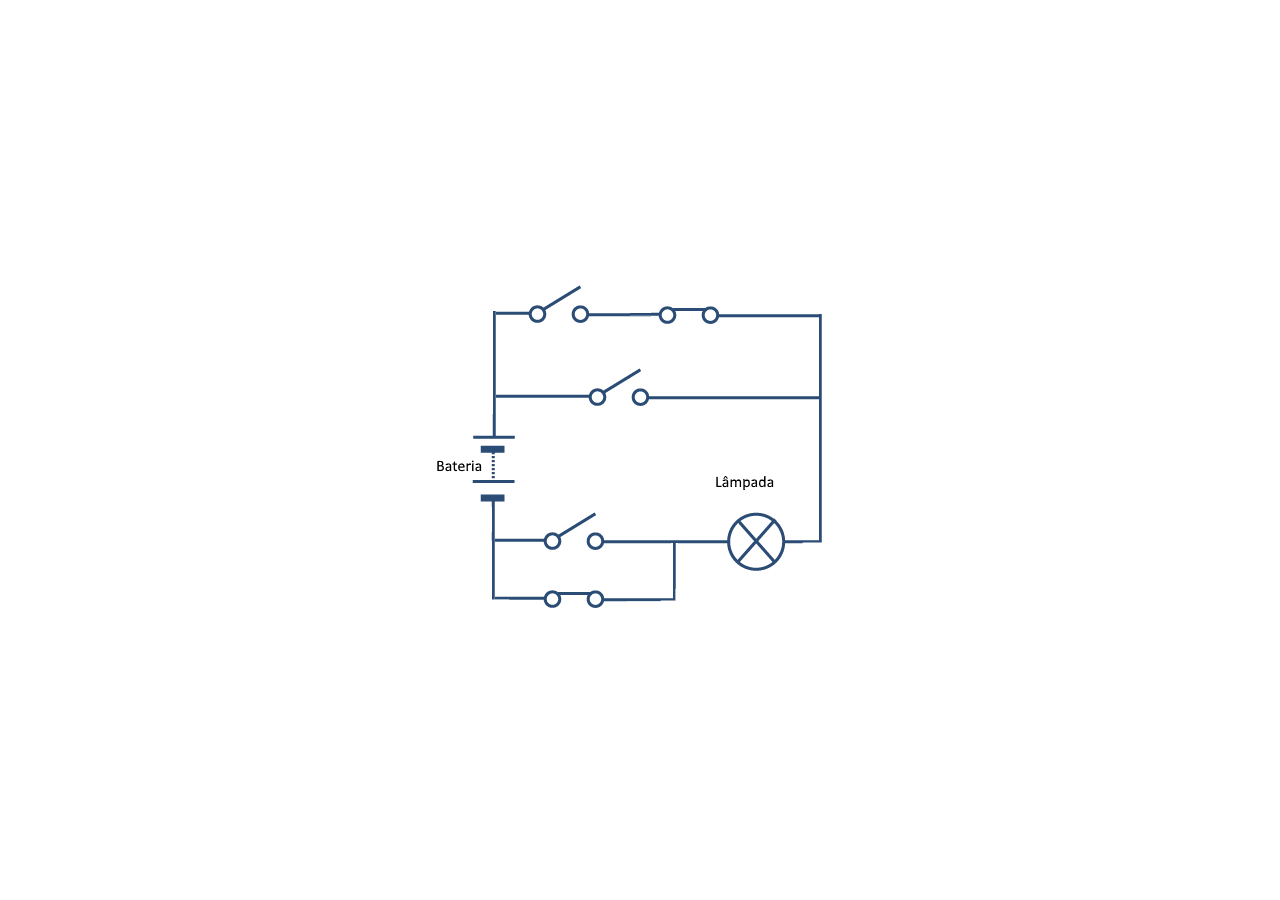
<file: Atividade_7 - José_Freitas/index.html>
﻿<html>
	<head>
		<meta charset="UTF-8">
		<meta name="viewport" content="width=device-width, initial-scale=1.0">
		<title>Circuito Elétrico</title>
		<link rel="stylesheet" type="text/css" href="circuito.css"></link>

		<script type="text/javascript" src="circuito.js"></script>

	</head>

	<body>

	<div id="circuito">
		<img src="circuito.png">
		<div class="interruptor" id="int1">
			<img id="interruptor1" src="interruptor_aberto.png">
		</div>
		<div class="interruptor" id="int2">
			<img id="interruptor2" src="interruptor_fechado.png">
		</div>
		<div class="interruptor" id="int3">
			<img id="interruptor3" src="interruptor_aberto.png">
		</div>
		<div class="interruptor" id="int4">
			<img id="interruptor4" src="interruptor_aberto.png">
		</div>
		<div class="interruptor" id="int5">
			<img id="interruptor5" src="interruptor_fechado.png">
		</div>
		<div class="lampada" id="lamp1">
			<img id="lampada" src="lampada_apagada.png">
		</div>
	</div>
	
	</body>
</html>
</file>
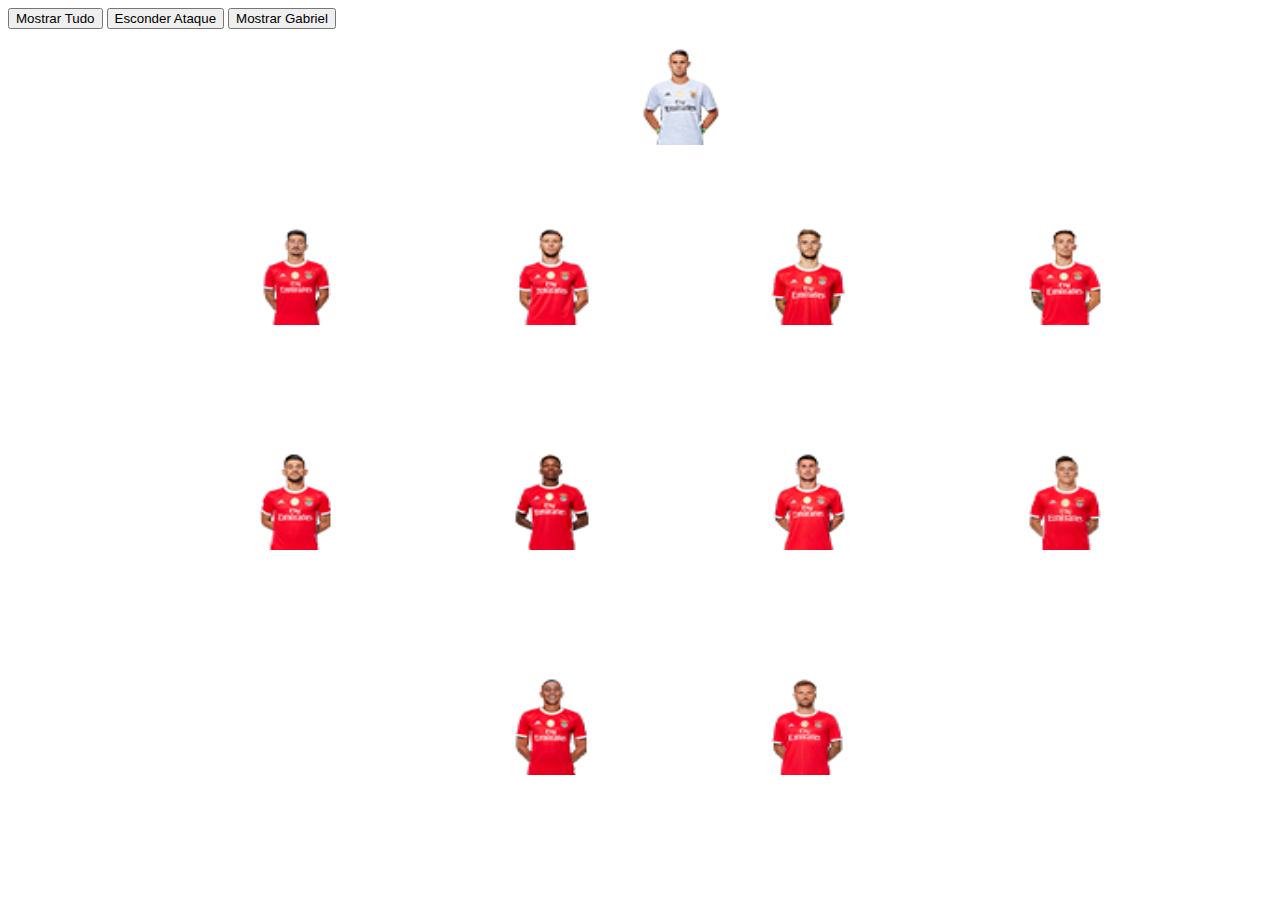
<file: Atividade_8 - José_Freitas/index.html>
<!DOCTYPE html>
<html>
  <head>
    <meta charset="UTF-8" />
    <meta name="viewport" content="width=device-width, initial-scale=1.0" />
    <title>Equipa</title>

    <script type="text/javascript" src="jquery-3.4.1.min.js"></script>
    <script type="text/javascript" src="script.js"></script>

    <link rel="stylesheet" type="text/css" href="style.css" />
  </head>
  <body class="bd">
    <button id="mostrar_tudo">Mostrar Tudo</button>
    <button id="esconde_ataque">Esconder Ataque</button>

    <!-- Este será o único elemento HTML que poderá alterar, 
			 substituindo XPTO pelo nome do jogador pretendido -->
    <button id="mostra_xpto">Mostrar Gabriel</button>

    <div id="guarda_redes"><img src="img/99-Odysseas.png" /></div>
    <div id="defesa1"><img src="img/34-Andre-Almeida.png" /></div>
    <div id="defesa2"><img src="img/6-Ruben-Dias.png" /></div>
    <div id="defesa3"><img src="img/97-Ferro.png" /></div>
    <div id="defesa4"><img src="img/3-Grimaldo.png" /></div>

    <div id="medio1"><img src="img/21-Pizzi.png" /></div>
    <div id="medio2"><img src="img/61-Florentino-Luis.png" /></div>
    <div id="medio3"><img src="img/8-Gabriel.png" /></div>
    <div id="medio4"><img src="img/11-Cervi.png" /></div>

    <div id="ataque1"><img class="ataque" src="img/0-Vinicius.png" /></div>
    <div id="ataque2"><img class="ataque" src="img/14-Haris-Seferovic.png" />
    </div>
  </body>
</html>
</file>
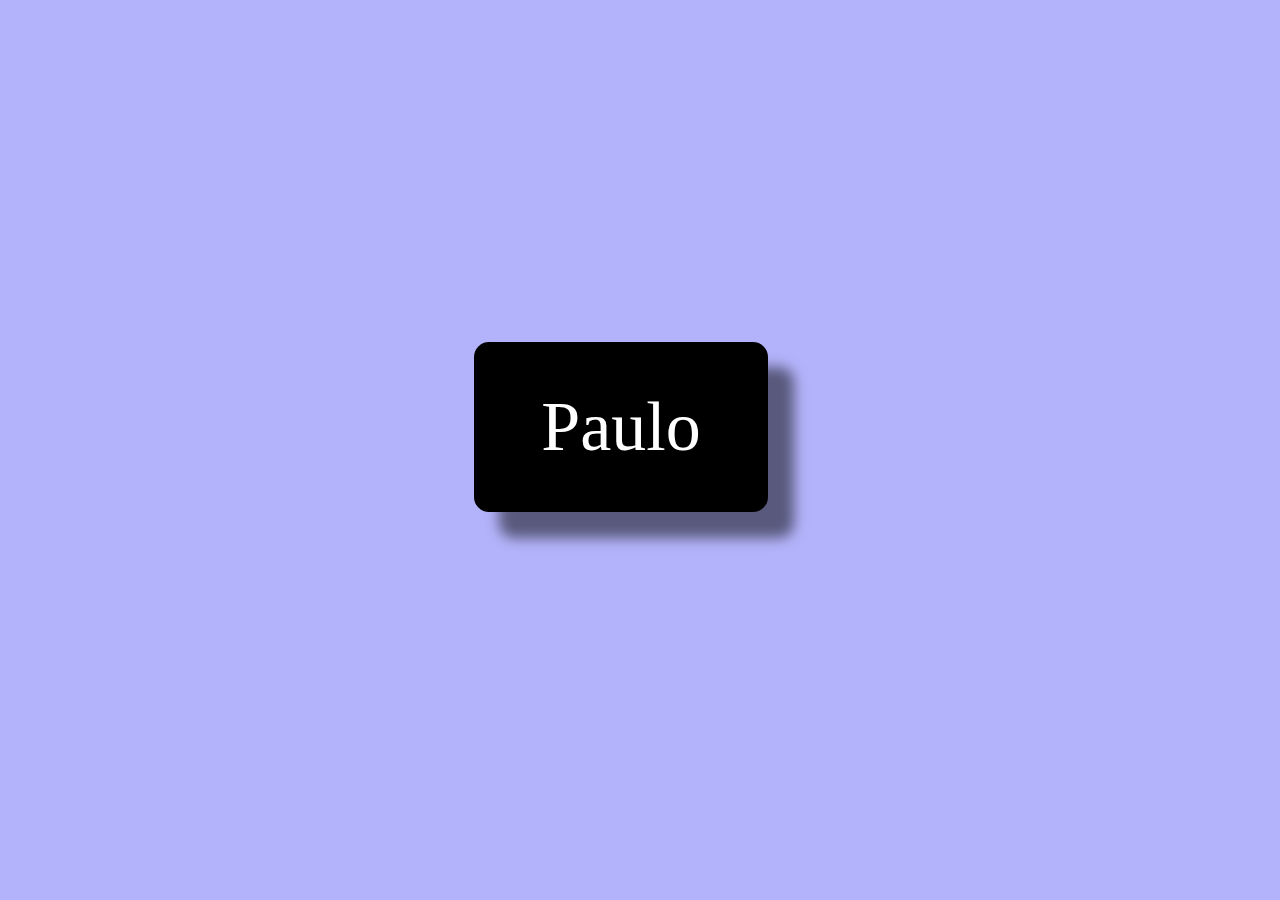
<file: Atividade_5 - José_Freitas/Ex_2/indice.html>
<!DOCTYPE html>

<html lang="pt">

<head>

    <meta charset="UTF-8">
    <meta http-equiv="X-UA-Compatible" content="IE=edge">
    <meta name="viewport" content="width=device-width, initial-scale=1.0">

    <script src="script.js"></script>

    <title>Exercio 1</title>

</head>
<body style=" background-color:rgb(179, 179, 251)">


    <div style="background-color:black; color:white;font-size:70px; padding:45px; width:16%; border-radius:15px; position:absolute; top:38%; left:37%; text-align:center; box-shadow: 2vw 2vw 1vw rgba(0, 0, 0, 0.5);">

        <script type="text/javascript">

            Mostrar_pessoas()//Chamada da funçao calcular em ficheiro externo.

        </script>
    </div>

</body>
</html>
</file>
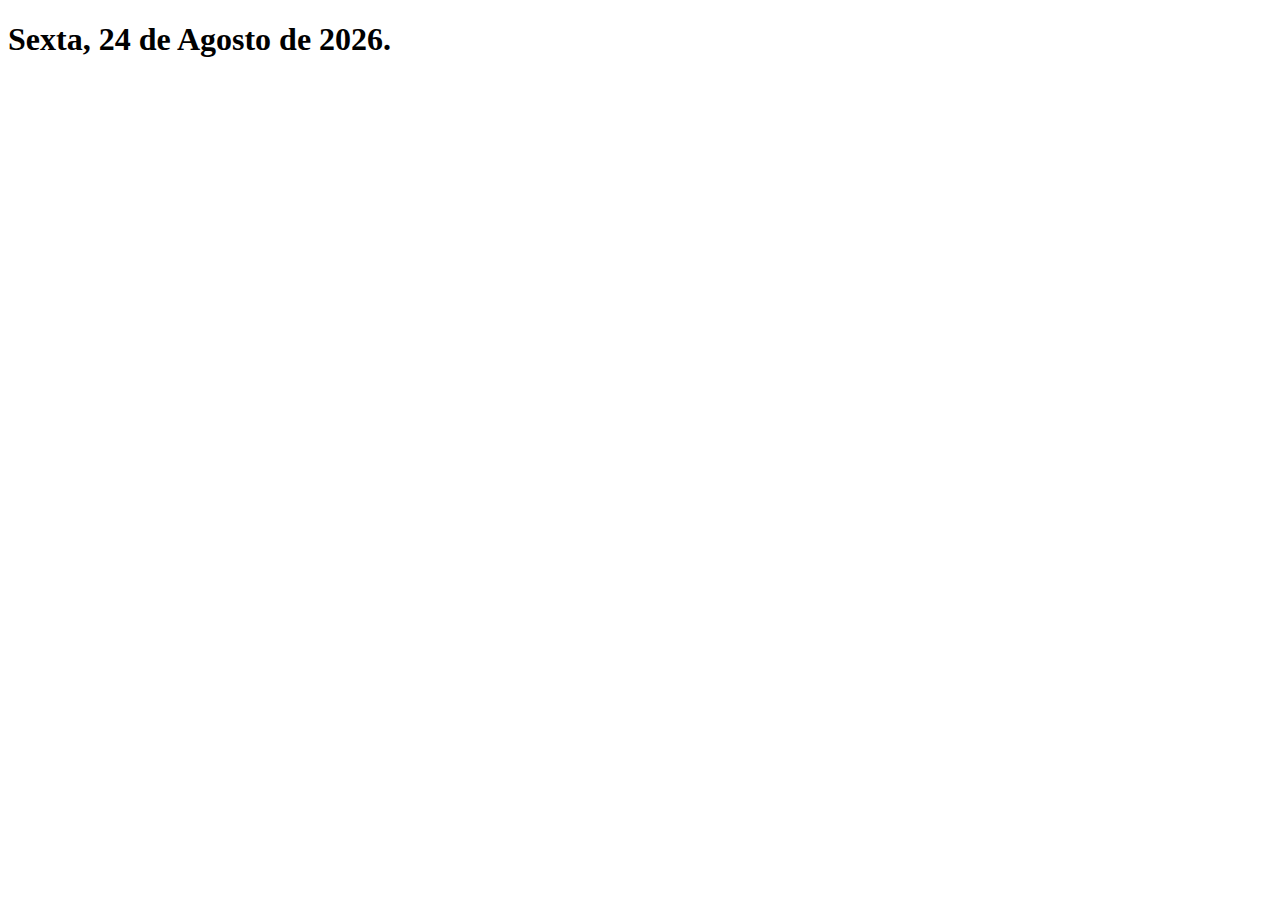
<file: Atividade_5 - José_Freitas/Ex_3/indice.html>
<!DOCTYPE html>

<html lang="pt">

<head>

    <meta charset="UTF-8">
    <meta http-equiv="X-UA-Compatible" content="IE=edge">
    <meta name="viewport" content="width=device-width, initial-scale=1.0">

    <script src="script.js"></script>

    <title>Exercio 3</title>

</head>
<body>

    <script type="text/javascript">

        data();//Chamada da funçao data em ficheiro externo.

    </script>
    
</body>
</html>
</file>
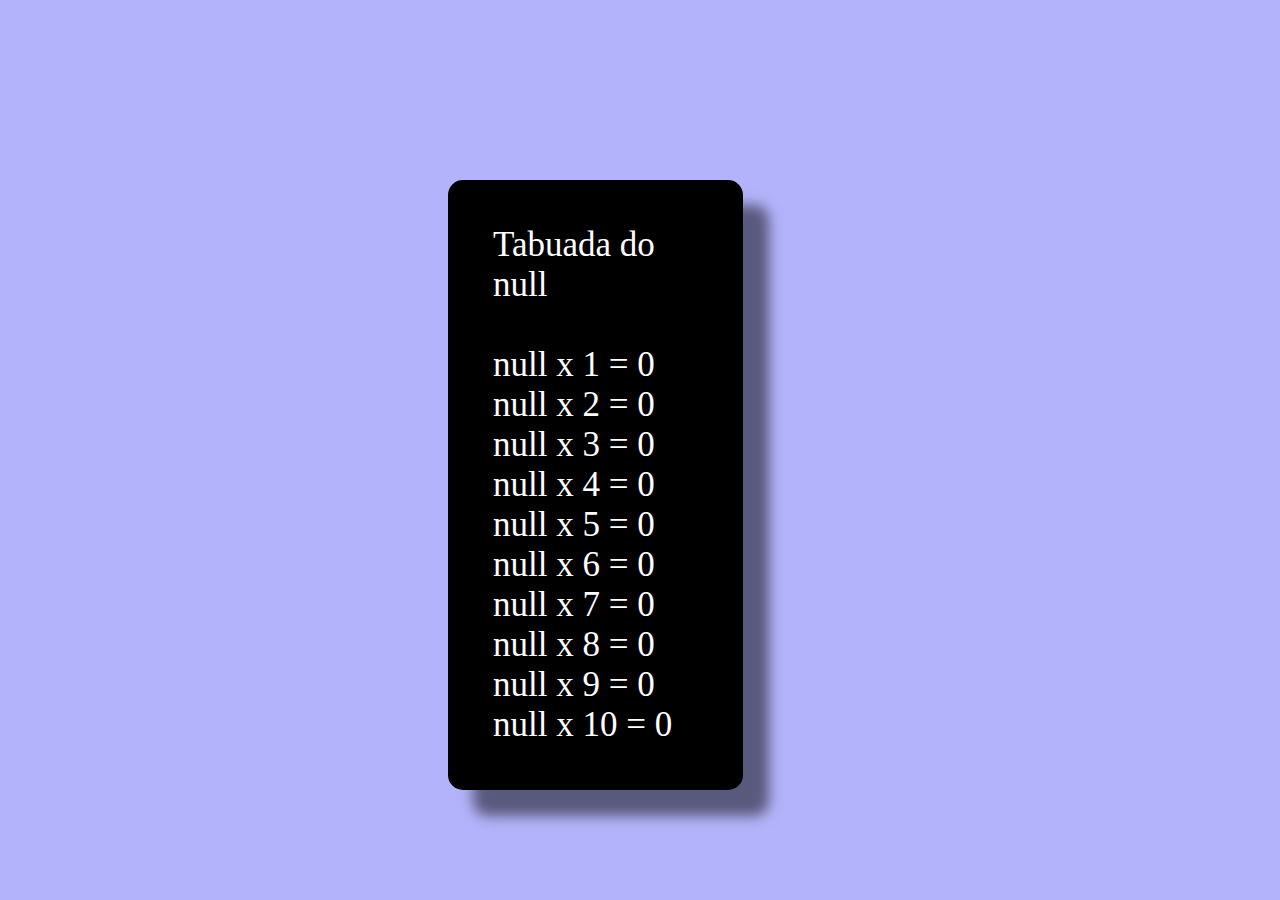
<file: Atividade_5 - José_Freitas/Ex_4/indice.html>
<!DOCTYPE html>

<html lang="pt">

<head>

    <meta charset="UTF-8">
    <meta http-equiv="X-UA-Compatible" content="IE=edge">
    <meta name="viewport" content="width=device-width, initial-scale=1.0">

    <script src="script.js"></script>

    <title>Exercicio 4</title>

</head>
<body style=" background-color:rgb(179, 179, 251)">

    <div style="background-color:black; color:white;font-size:35px; padding:45px; width:16%; border-radius:15px; position:absolute; top:20%; left:35%; box-shadow: 2vw 2vw 1vw rgba(0, 0, 0, 0.5); ">

        <script type="text/javascript" >

            tabuada()//Chamada da funçao tabuada em ficheiro externo.

        </script>
    
    </div>

</body>
</html>
</file>
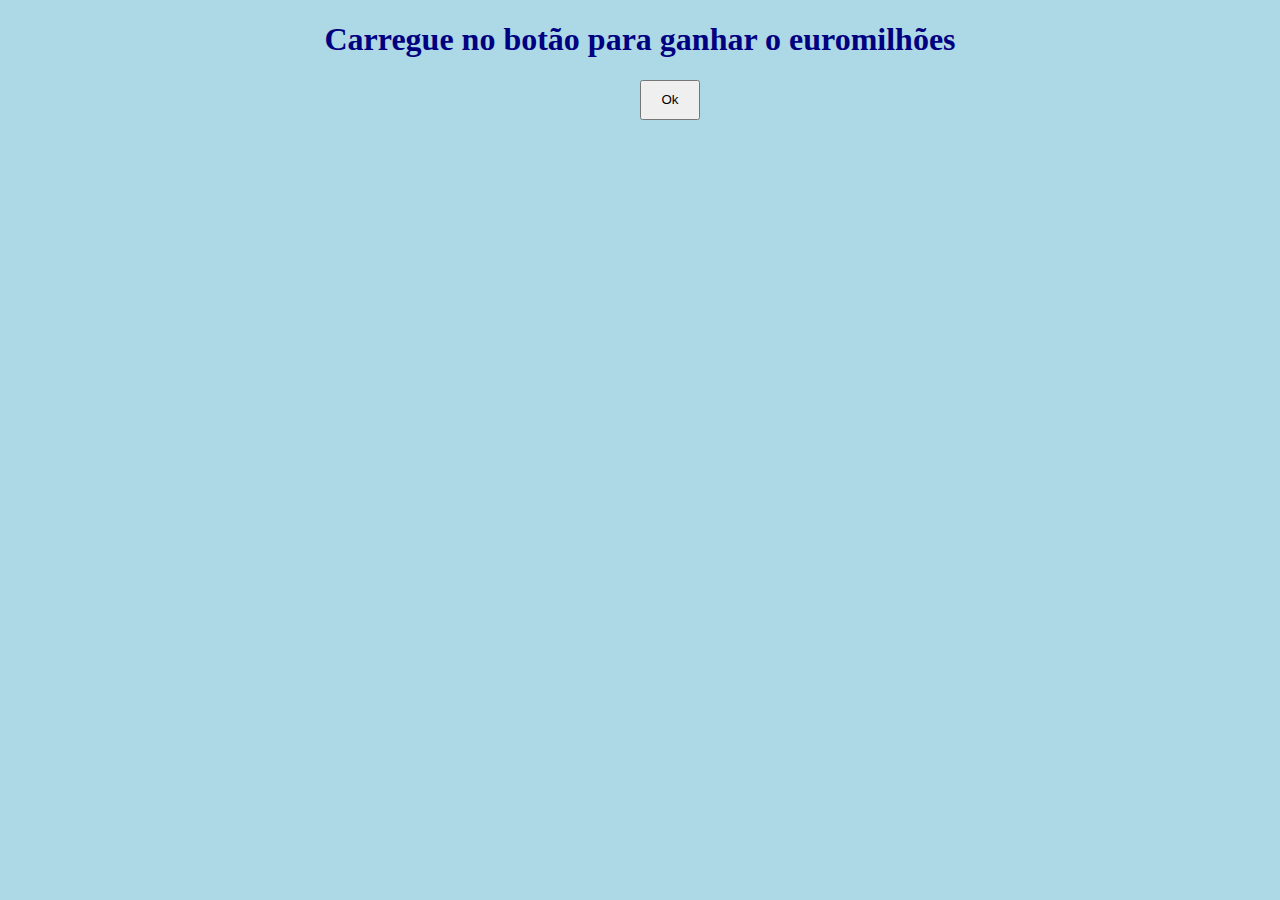
<file: Atividade_6 - José_Freitas/Ex1/pagina.html>
<!DOCTYPE html>
<html>
  <head>
    <meta charset="utf-8" />
    <title>Exercício 1</title>

    <link rel="stylesheet" type="text/css" href="estilos.css" />
  </head>

  <body>
    <h1>Carregue no botão para ganhar o euromilhões</h1>

    <button id="btn" onmouseover="fugir()">Ok</button>

    <script type="text/javascript" src="script.js">

      fugir()
    </script>
  </body>
</html>
</file>
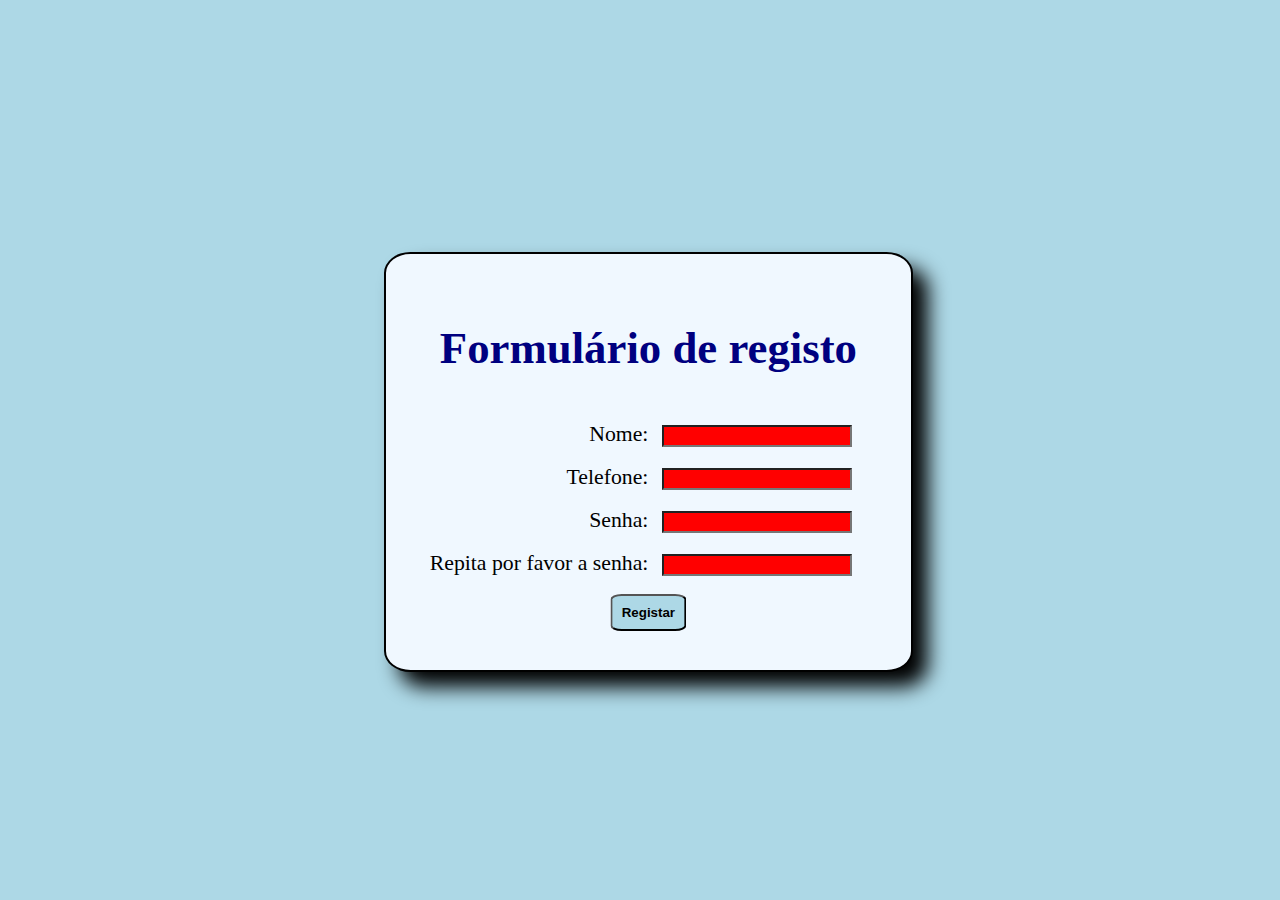
<file: Atividade_6 - José_Freitas/Ex2/pagina.html>
<!DOCTYPE html>
<html>

<head>

    <meta charset="utf-8">
    <title>Exercício 2</title>

    <link rel="stylesheet" type="text/css" href="estilos.css">

    <script type="text/javascript" src="script.js"></script>

 </head>

<body>

    <div>

        <h1>Formulário de registo</h1><br>

        <label id="ln" onmouseover="trocaN()">Nome:</label>
        <input type="text" id="in" onkeyup="corN()"></input> <br><br>

        <label id="ln" onmouseover="trocaT()">Telefone: </label>
        <input type="tel" id="it" onkeyup="corT()" maxlength="9" oninput="this.value = this.value.replace(/[^0-9.]/g, '').replace(/(\..*?)\..*/g, '$1');"></input> <br><br>

        <label id="ln" onmouseover="trocaS()">Senha: </label>
        <input type="password" id="ip" onkeyup="corP()"></input> <br><br>

        <label id="ln" onmouseover="trocaRs()">Repita por favor a senha: </label>
        <input type="password" id="ip1" onkeyup="corPre()"></input> <br><br>

        <button id="btn"><b>Registar</b></button>
    </div>

</body>

</html>
</file>
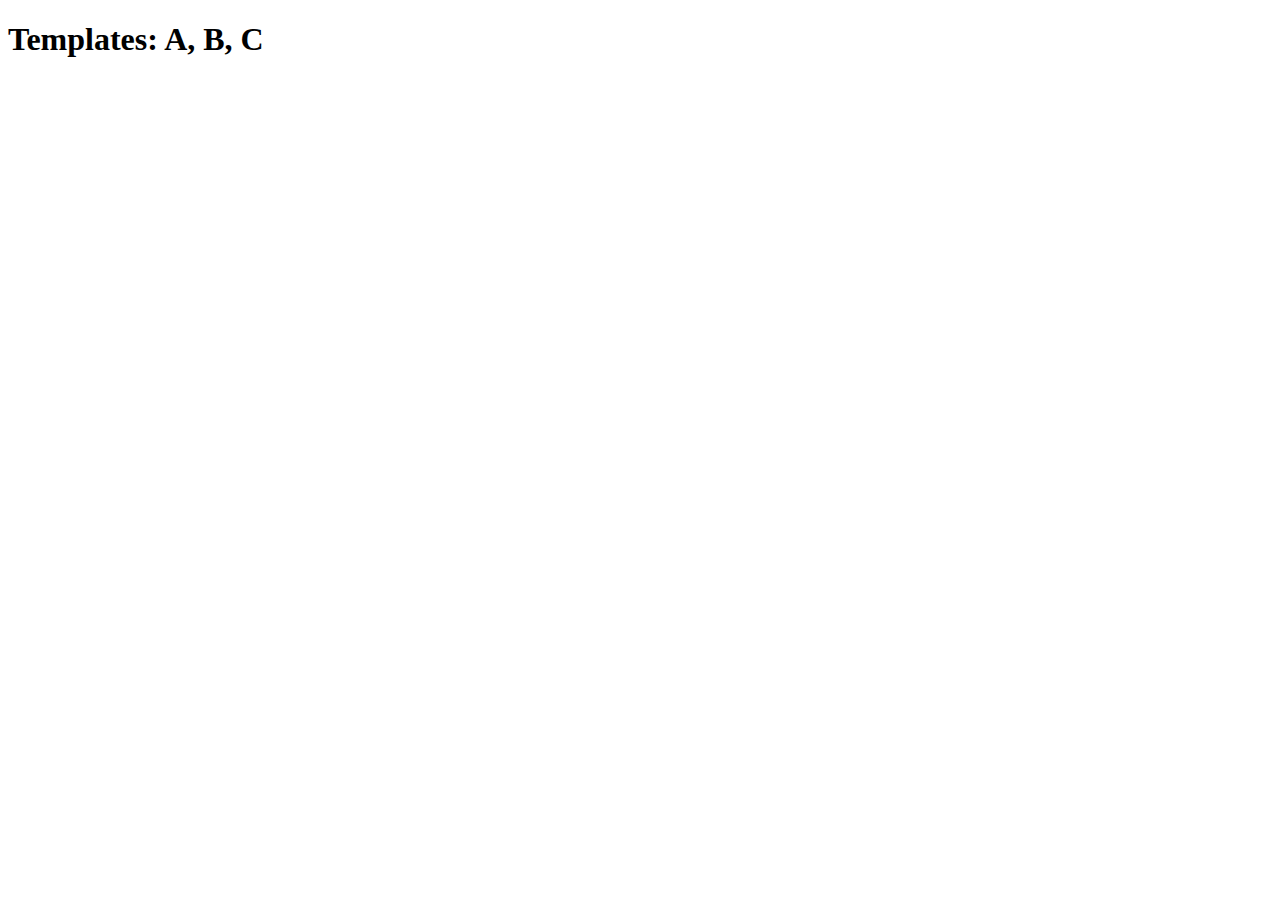
<file: Atividade_6 - José_Freitas/Ex3/pagina.html>
<!DOCTYPE html>
<html>

    <head>

        <meta charset="utf-8"/>

        <title id="ti">Exercício 3</title>

        <link rel="stylesheet" type="text/css" href="estilos.css">

    </head>

    <body>

        <h1>Templates: 
            <span id="lA" onmouseover="mudarA()">A</span>, 
            <span id="lB" onmouseover="mudarB()">B</span>, 
            <span id="lC" onmouseover="mudarC()">C</span>
        </h1>

        <img id="foto"></img>
        

        <script type="text/javascript" src="script.js">

            mudarA()
            mudarB()
            mudarC()
 
         </script>

    </body>

</html>
</file>
<file: Atividade_7 - José_Freitas/circuito.css>
body {
    background-color: FFFFFF;
}

#circuito {
    display: inline-block;
    position: fixed;
    top: 0;
    bottom: 0;
    left: 0;
    right: 0;
    width: 428px;
    height: 376px;
    margin: auto;
}

div.interruptor {
    display: inline-block;
    position: absolute;
	opacity: 1.0;
	z-index: 1;
    bottom: 0;
    right: 0;
}

div.lampada {
    display: inline-block;
    position: absolute;
	opacity: 1.0;
	z-index: 1;
    bottom: 0;
    right: 0;
}

#int1 {
    left: 95;
    top: 22;
}

#int2 {
    left: 225;
    top: 23;
}

#int3 {
    left: 155;
    top: 105;
}

#int4 {
    left: 110;
    top: 249;
}

#int5 {
    left: 110;
    top: 307;
}

#lamp1 {
    left: 290;
    top: 243;
}
</file>
<file: Atividade_8 - José_Freitas/style.css>
@charset "utf-8";
/* CSS Document */

img{
	width: 80px;
	height: 100px;
}

#guarda_redes{
	position: fixed;
	top: 5%;
	left: 50%;
}

#defesa1{
	position: fixed;
	top: 25%;
	left: 20%;
}

#defesa2{
	position: fixed;
	top: 25%;
	left: 40%;
}

#defesa3{
	position: fixed;
	top: 25%;
	left: 60%;
}

#defesa4{
	position: fixed;
	top: 25%;
	left: 80%;
}

#medio1{
	position: fixed;
	top: 50%;
	left: 20%;
}

#medio2{
	position: fixed;
	top: 50%;
	left: 40%;
}

#medio3{
	position: fixed;
	top: 50%;
	left: 60%;
}

#medio4{
	position: fixed;
	top: 50%;
	left: 80%;
}

#ataque1{
	position: fixed;
	top: 75%;
	left: 40%;
}

#ataque2{
	position: fixed;
	top: 75%;
	left: 60%;
}
</file>
<file: Atividade_6 - José_Freitas/Ex1/estilos.css>
body {
  background-color: lightblue;
}

h1 {
  color: navy;
  text-align: center;
}

#btn {
  position: absolute;
  height: 40px;
  width: 60px;
  left: 50%;
}
</file>
<file: Atividade_6 - José_Freitas/Ex2/estilos.css>
body {
    background-color: lightblue;
}

h1 {
    color: navy;
    text-align: center;
    font-size: 3.5vw;
}

label{
	display: inline-block;
    clear: left;
    width: 50%;
    text-align: right;
    font-size: 1.7vw;
}

input{
	margin-left: 10px;
	background-color: red;
    font-size: 1.1vw;
    color: white;
}

#btn{
	position: relative;
	left: 50%;
	transform: translateX(-50%);
    padding: 2%;
    background-color: lightblue;
    border-radius: 15%;
    
}

div{
    position: absolute;
    border: 2px solid black;
    background-color: aliceblue;
    box-shadow: 15px 15px 20px black;
    border-radius: 5%;
    padding: 3%;
    top: 28%;
    left: 30%;
    width: 35%;
}
</file>
<file: Atividade_6 - José_Freitas/Ex3/estilos.css>
body {
	background-repeat: no-repeat;
    background-attachment: fixed;
    background-position: center; 
 }

 img{
    position: absolute;
    top: 30%;
    left: 30%;
 }
</file>
